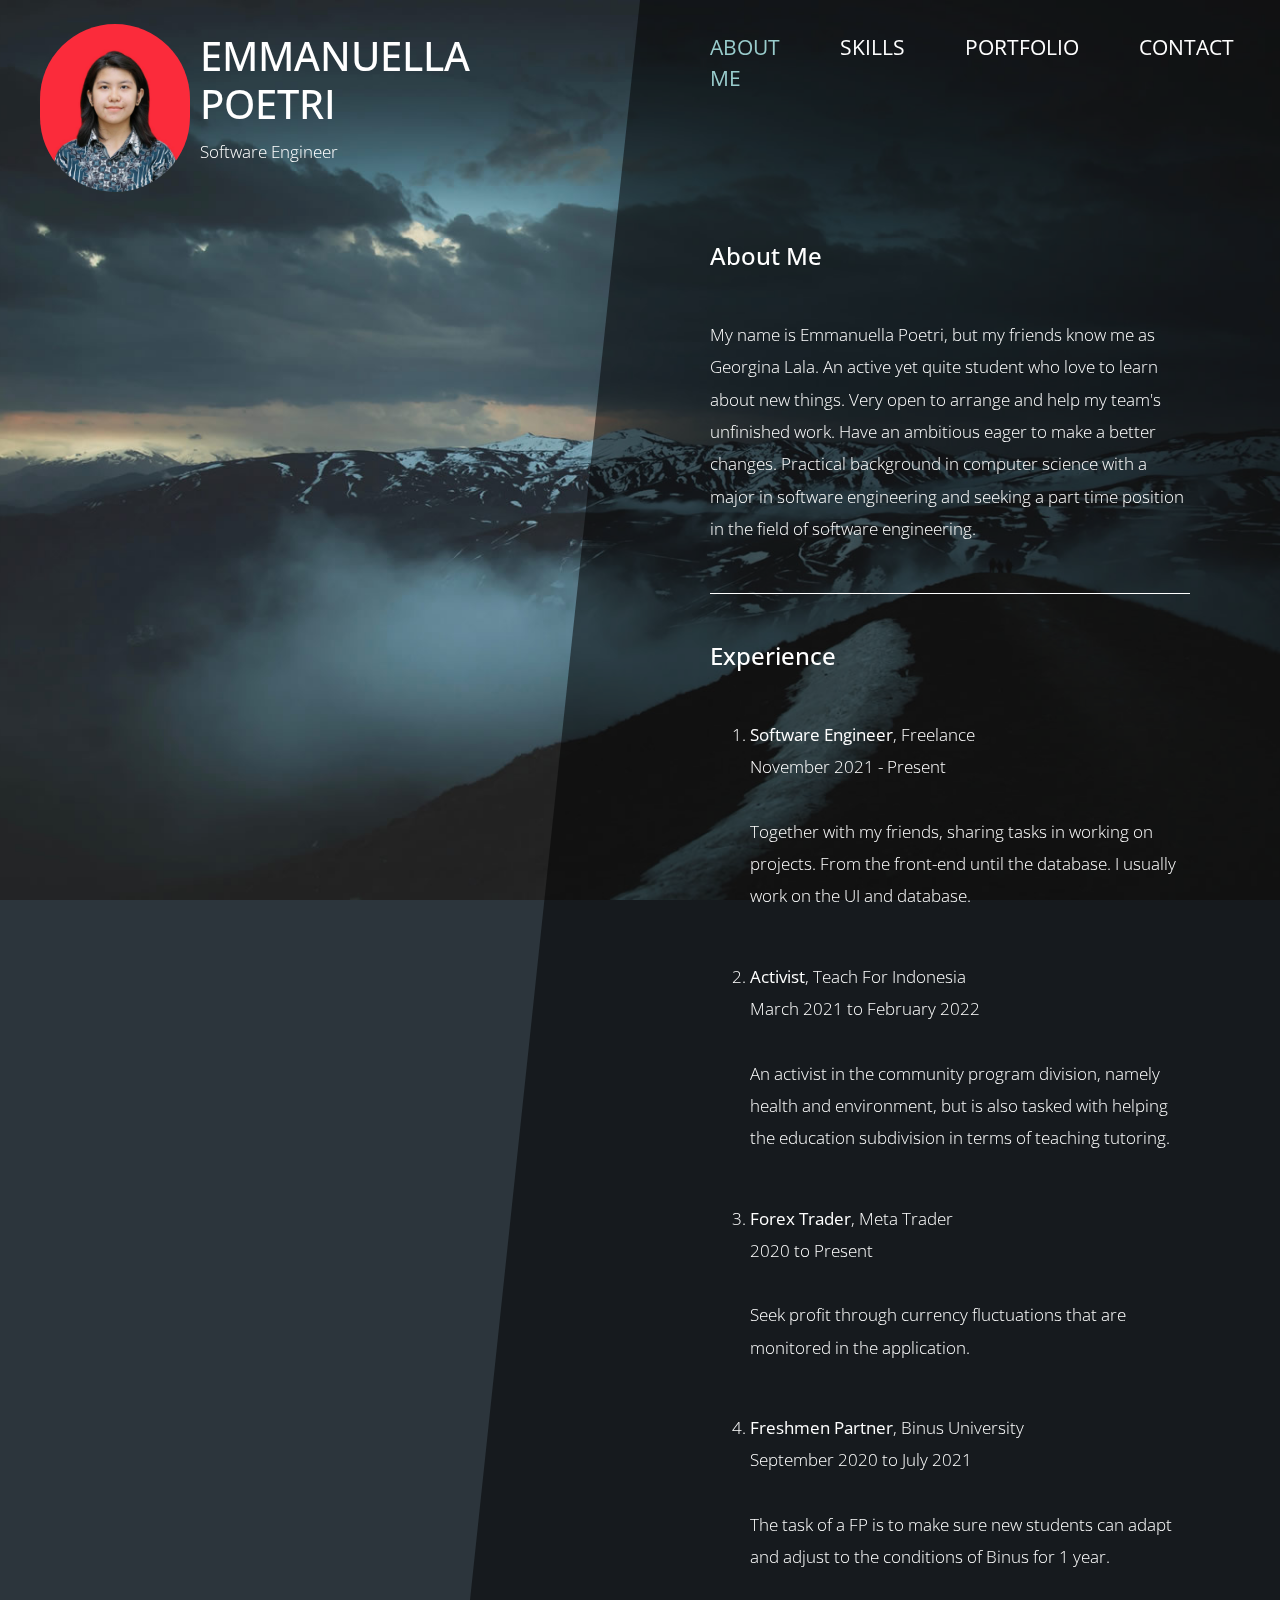
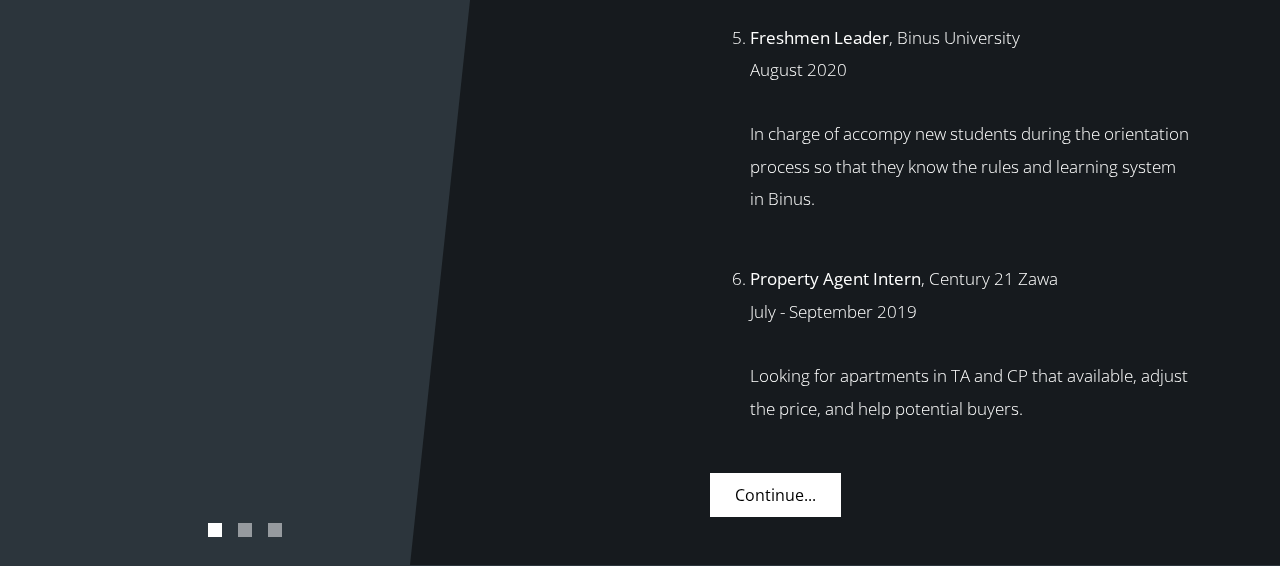
<file: index.html>
<!DOCTYPE html>
<html lang="en">

<head>
    <meta charset="UTF-8">
    <meta name="viewport" content="width=device-width, initial-scale=1.0">
    <meta http-equiv="X-UA-Compatible" content="ie=edge">
    <title>Emmanuella Poetri</title>
    <link href="https://fonts.googleapis.com/css?family=Open+Sans:300,400" rel="stylesheet" /> <!-- https://fonts.google.com/ -->
    <link href="css/bootstrap.min.css" rel="stylesheet" /> <!-- https://getbootstrap.com/ -->
    <link href="fontawesome/css/all.min.css" rel="stylesheet" /> <!-- https://fontawesome.com/ -->
    <link href="css/templatemo-diagoona.css" rel="stylesheet" />
<!--

TemplateMo 550 Diagoona

https://templatemo.com/tm-550-diagoona

-->
</head>

<body>
    <div class="tm-container">        
        <div>
            <div class="tm-row pt-4">
                <div class="tm-col-left">
                    <div class="tm-site-header media">
                        <div class="fotoprofil"><img src="./img/181906.jpg" alt=""></div>
                        <!-- <i class="fas fa-umbrella-beach fa-3x mt-1 tm-logo"></i> -->
                        <div class="media-body">
                            <h1 class="tm-sitename text-uppercase">Emmanuella Poetri</h1>
                            <p class="tm-slogon">Software Engineer</p>
                        </div>        
                    </div>
                </div>
                <div class="tm-col-right">
                    <nav class="navbar navbar-expand-lg" id="tm-main-nav">
                        <button class="navbar-toggler toggler-example mr-0 ml-auto" type="button" 
                            data-toggle="collapse" data-target="#navbar-nav" 
                            aria-controls="navbar-nav" aria-expanded="false" aria-label="Toggle navigation">
                            <span><i class="fas fa-bars"></i></span>
                        </button>
                        <div class="collapse navbar-collapse tm-nav" id="navbar-nav">
                            <ul class="navbar-nav text-uppercase">
                                <li class="nav-item active">
                                    <a class="nav-link tm-nav-link" href="#">About Me <span class="sr-only">(current)</span></a>
                                </li>
                                <li class="nav-item">
                                    <a class="nav-link tm-nav-link" href="about.html">Skills</a>
                                </li>
                                <li class="nav-item">
                                    <a class="nav-link tm-nav-link" href="services.html">portfolio</a>
                                </li>                            
                                <li class="nav-item">
                                    <a class="nav-link tm-nav-link" href="contact.html">Contact</a>
                                </li>
                            </ul>                            
                        </div>                        
                    </nav>
                </div>
            </div>
            
            <div class="tm-row">
                <div class="tm-col-left"></div>
                <main class="tm-col-right">
                    <section class="tm-content">
                        <h2 class="mb-5 tm-content-title">About Me</h2>
                        <p class="mb-5">My name is Emmanuella Poetri, but my friends know me as Georgina Lala.
                            An active yet quite student who love to learn about new things. Very
                            open to arrange and help my team's unfinished work. Have an
                            ambitious eager to make a better changes. Practical background in
                            computer science with a major in software engineering and seeking a
                            part time position in the field of software engineering.</p>
                        <hr class="mb-5">
                        <h2 class="mb-5 tm-content-title">Experience</h2>
                        <ol>
                            <li><p class="mb-5"><b>Software Engineer</b>, Freelance <br>
                                November 2021 - Present <br> <br>
                                Together with my friends, sharing tasks in working on projects. From the front-end until the database.
                                I usually work on the UI and database.</p>
                            </li>
                            <li><p class="mb-5"><b>Activist</b>, Teach For Indonesia <br>
                            March 2021 to February 2022 <br> <br>
                            An activist in the community program division,
                            namely health and environment, but is also
                            tasked with helping the education subdivision
                            in terms of teaching tutoring.</p>
                            </li>
                            <li><p class="mb-5"><b>Forex Trader</b>, Meta Trader <br>
                                2020 to Present <br> <br>
                                Seek profit through currency fluctuations that
                                are monitored in the application.</p>
                            </li>
                            <li><p class="mb-5"><b>Freshmen Partner</b>, Binus University <br>
                                September 2020 to July 2021 <br> <br>
                                The task of a FP is to make sure new students
                                can adapt and adjust to the conditions of Binus
                                for 1 year.</p>
                            </li>
                            <li><p class="mb-5"><b>Freshmen Leader</b>, Binus University <br>
                                August 2020<br> <br>
                                In charge of accompy new students during the
                                orientation process so that they know the rules
                                and learning system in Binus.</p>
                            </li>
                            <li><p class="mb-5"><b>Property Agent Intern</b>, Century 21 Zawa <br>
                                July - September 2019<br> <br>
                                Looking for apartments in TA and CP that
                                available, adjust the price, and help potential
                                buyers.</p>
                            </li>
                        </ol>                        
                        <a href="about.html" class="btn btn-primary">Continue...</a>
                    </section>
                </main>
            </div>
        </div>        

        <div class="tm-row">
            <div class="tm-col-left text-center">            
                <ul class="tm-bg-controls-wrapper">
                    <li class="tm-bg-control active" data-id="0"></li>
                    <li class="tm-bg-control" data-id="1"></li>
                    <li class="tm-bg-control" data-id="2"></li>
                </ul>            
            </div>        
            <div class="tm-col-right tm-col-footer">
                <!-- <footer class="tm-site-footer text-right">
                    <p class="mb-0">Copyright 2020 Diagoona Co. 
                    
                    | Design: <a rel="nofollow" target="_parent" href="https://templatemo.com" class="tm-text-link">TemplateMo</a></p>
                </footer> -->
            </div>  
        </div>

        <!-- Diagonal background design -->
        <div class="tm-bg">
            <div class="tm-bg-left"></div>
            <div class="tm-bg-right"></div>
        </div>
    </div>

    <script src="js/jquery-3.4.1.min.js"></script>
    <script src="js/bootstrap.min.js"></script>
    <script src="js/jquery.backstretch.min.js"></script>
    <script src="js/templatemo-script.js"></script>
</body>
</html>
</file>
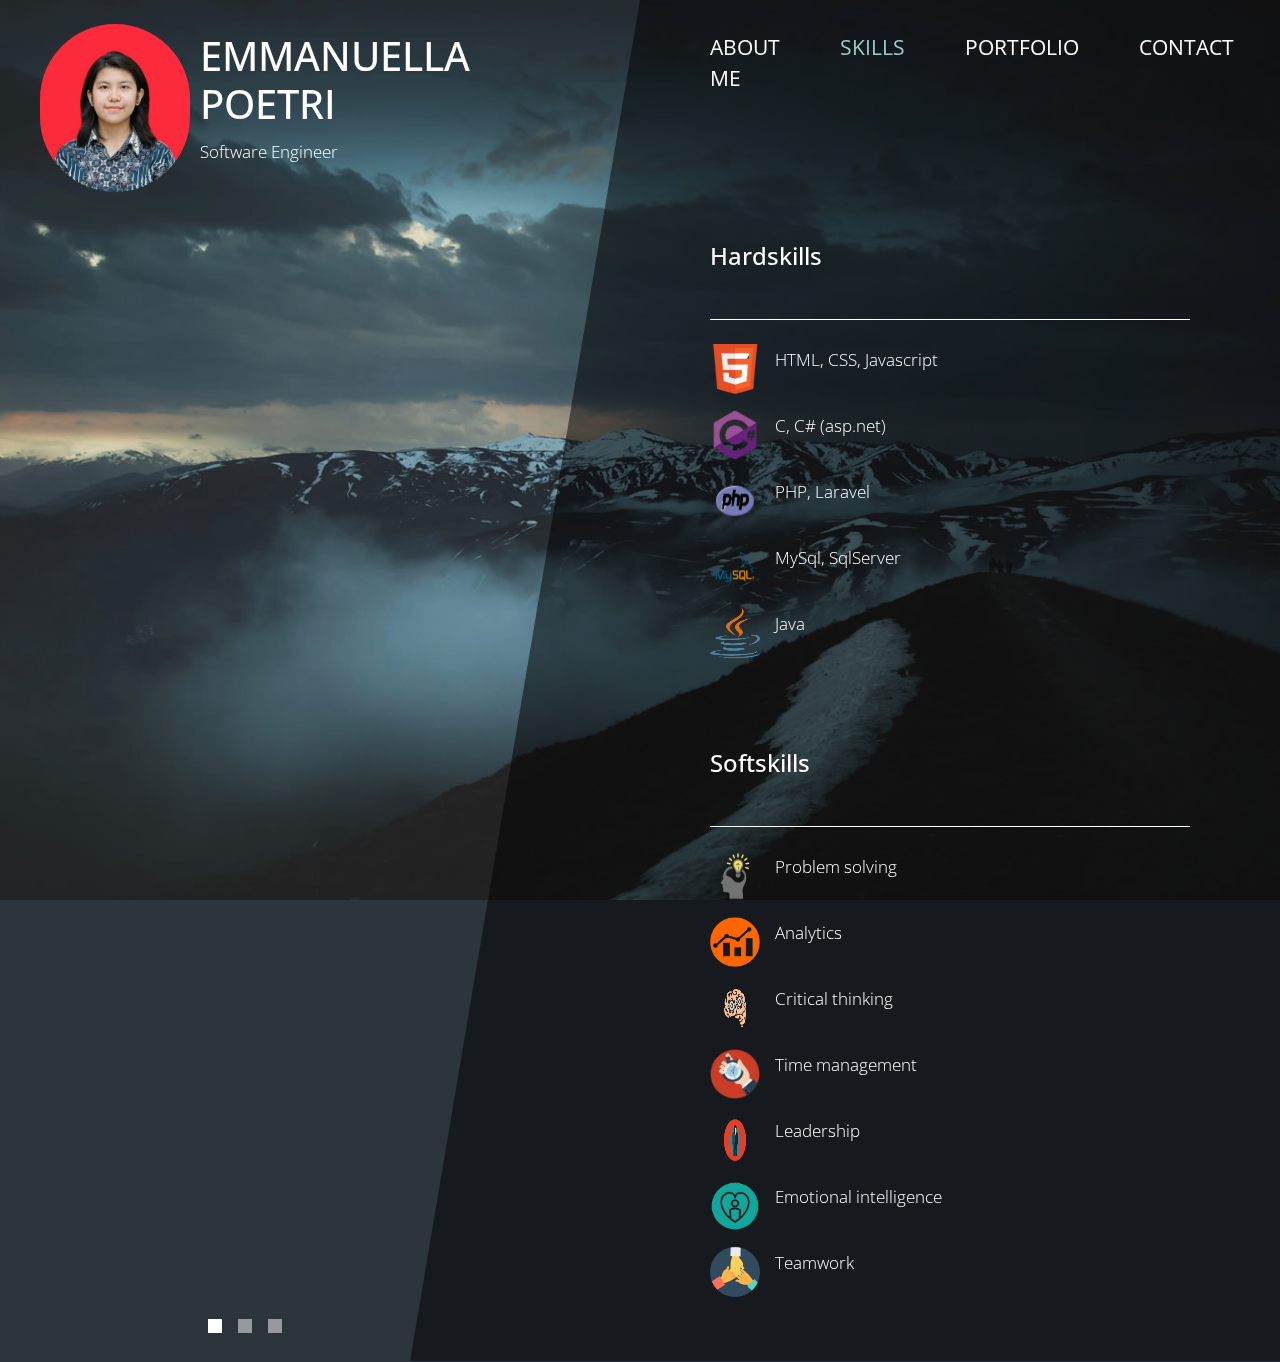
<file: about.html>
<!DOCTYPE html>
<html lang="en">

<head>
    <meta charset="UTF-8">
    <meta name="viewport" content="width=device-width, initial-scale=1.0">
    <meta http-equiv="X-UA-Compatible" content="ie=edge">
    <title>Emmanuella Poetri - Skills</title>
    <link href="https://fonts.googleapis.com/css?family=Open+Sans:300,400" rel="stylesheet" /> <!-- https://fonts.google.com/ -->
    <link href="css/bootstrap.min.css" rel="stylesheet" /> <!-- https://getbootstrap.com/ -->
    <link href="fontawesome/css/all.min.css" rel="stylesheet" /> <!-- https://fontawesome.com/ -->
    <link href="css/templatemo-diagoona.css" rel="stylesheet" />
<!--

TemplateMo 550 Diagoona

https://templatemo.com/tm-550-diagoona

-->
</head>

<body>
    <div class="tm-container">        
        <div>
            <div class="tm-row pt-4">
                <div class="tm-col-left">
                    <div class="tm-site-header media">
                        <div class="fotoprofil"><img src="./img/181906.jpg" alt=""></div>
                        <!-- <i class="fas fa-umbrella-beach fa-3x mt-1 tm-logo"></i> -->
                        <div class="media-body">
                            <h1 class="tm-sitename text-uppercase">Emmanuella Poetri</h1>
                            <p class="tm-slogon">Software Engineer</p>
                        </div>          
                    </div>
                </div>
                <div class="tm-col-right">
                    <nav class="navbar navbar-expand-lg" id="tm-main-nav">
                        <button class="navbar-toggler toggler-example mr-0 ml-auto" type="button" 
                            data-toggle="collapse" data-target="#navbar-nav" 
                            aria-controls="navbar-nav" aria-expanded="false" aria-label="Toggle navigation">
                            <span><i class="fas fa-bars"></i></span>
                        </button>
                        <div class="collapse navbar-collapse tm-nav" id="navbar-nav">
                            <ul class="navbar-nav text-uppercase">
                                <li class="nav-item">
                                    <a class="nav-link tm-nav-link" href="index.html">About Me</a>
                                </li>
                                <li class="nav-item active">
                                    <a class="nav-link tm-nav-link" href="about.html">Skills <span class="sr-only">(current)</span></a>
                                </li>
                                <li class="nav-item">
                                    <a class="nav-link tm-nav-link" href="services.html">Portfolio</a>
                                </li>                            
                                <li class="nav-item">
                                    <a class="nav-link tm-nav-link" href="contact.html">Contact</a>
                                </li>
                            </ul>                            
                        </div>                        
                    </nav>
                </div>
            </div>
            
            <div class="tm-row">
                <div class="tm-col-left"></div>
                <main class="tm-col-right">
                    <section class="tm-content tm-about">
                        <h2 class="mb-5 tm-content-title">Hardskills</h2>
                        <hr class="mb-4">
                        <div class="media my-3">
                            <div class="logo-skill"><img src="./img/logohtml-removebg-preview.png" alt=""></div>
                            <!-- <i class="fas fa-shapes fa-3x p-3 mr-4"></i> -->
                            <div class="media-body">
                                <p>HTML, CSS, Javascript</p>
                            </div> 
                        </div>
                        <div class="media my-3">
                            <div class="logo-skill"><img src="./img/logocsharp-removebg-preview.png" alt=""></div>
                            <!-- <i class="fas fa-shapes fa-3x p-3 mr-4"></i> -->
                            <div class="media-body">
                                <p>C, C# (asp.net)</p>
                            </div> 
                        </div>
                        <div class="media my-3">
                            <div class="logo-skill"><img src="./img/logophp-removebg-preview.png" alt=""></div>
                            <!-- <i class="fas fa-shapes fa-3x p-3 mr-4"></i> -->
                            <div class="media-body">
                                <p>PHP, Laravel</p>
                            </div> 
                        </div>
                        <div class="media my-3">
                            <div class="logo-skill"><img src="./img/logomysql-removebg-preview.png" alt=""></div>
                            <!-- <i class="fas fa-shapes fa-3x p-3 mr-4"></i> -->
                            <div class="media-body">
                                <p>MySql, SqlServer</p>
                            </div> 
                        </div>
                        <div class="media my-3">
                            <div class="logo-skill"><img src="./img/logojava-removebg-preview.png" alt=""></div>
                            <!-- <i class="fas fa-shapes fa-3x p-3 mr-4"></i> -->
                            <div class="media-body">
                                <p>Java</p> <br><br><br>
                            </div> 
                        </div>
                        <h2 class="mb-5 tm-content-title">Softskills</h2>
                        <hr class="mb-4">
                        <div class="media my-3">
                            <div class="logo-skill"><img src="./img/problem-removebg-preview.png" alt=""></div>
                            <!-- <i class="fas fa-shapes fa-3x p-3 mr-4"></i> -->
                            <div class="media-body">
                                <p>Problem solving</p>
                            </div> 
                        </div>
                        <div class="media my-3">
                            <div class="logo-skill"><img src="./img/analytics-removebg-preview.png" alt=""></div>
                            <!-- <i class="fas fa-shapes fa-3x p-3 mr-4"></i> -->
                            <div class="media-body">
                                <p>Analytics</p>
                            </div> 
                        </div>
                        <div class="media my-3">
                            <div class="logo-skill"><img src="./img/critical-removebg-preview.png" alt=""></div>
                            <!-- <i class="fas fa-shapes fa-3x p-3 mr-4"></i> -->
                            <div class="media-body">
                                <p>Critical thinking</p>
                            </div> 
                        </div>
                        <div class="media my-3">
                            <div class="logo-skill"><img src="./img/time-removebg-preview.png" alt=""></div>
                            <!-- <i class="fas fa-shapes fa-3x p-3 mr-4"></i> -->
                            <div class="media-body">
                                <p>Time management</p>
                            </div> 
                        </div>
                        <div class="media my-3">
                            <div class="logo-skill"><img src="./img/leader-removebg-preview.png" alt=""></div>
                            <!-- <i class="fas fa-shapes fa-3x p-3 mr-4"></i> -->
                            <div class="media-body">
                                <p>Leadership</p>
                            </div> 
                        </div>
                        <div class="media my-3">
                            <div class="logo-skill"><img src="./img/emotional-removebg-preview.png" alt=""></div>
                            <!-- <i class="fas fa-shapes fa-3x p-3 mr-4"></i> -->
                            <div class="media-body">
                                <p>Emotional intelligence</p>
                            </div> 
                        </div>
                        <div class="media my-3">
                            <div class="logo-skill"><img src="./img/teamwork-removebg-preview.png" alt=""></div>
                            <!-- <i class="fas fa-shapes fa-3x p-3 mr-4"></i> -->
                            <div class="media-body">
                                <p>Teamwork</p>
                            </div> 
                        </div>
                        <!-- <div class="media my-3">
                            <i class="fas fa-draw-polygon fa-3x p-3 mr-4"></i>
                            <div class="media-body">
                                <p>Nunc id hendrerit nunc. Etiam ultricies arcu sem, vel dapibus lacus lacinia quis. Nunc auctor placerat nisi ac ultrices.</p>
                            </div> 
                        </div>
                        <div class="media my-3">
                            <i class="fab fa-creative-commons-share fa-3x p-3 mr-4"></i>
                            <div class="media-body">
                                <p>Vestibulum imperdiet hendrerit nibh. Integer sit amet lacus et nunc auctor tincidunt eu ac sapien. Ut suscipit velit eget faucibus finibus.</p>
                            </div> 
                        </div>
                        <div class="media my-3">
                            <i class="fas fa-bookmark fa-3x p-3 mr-4"></i>
                            <div class="media-body">
                                <p>Prasent eget enim vitae sapien egestas aliquet non quis neque. Duis pharetra varius massa, ut bibendum tortor sodales ac.</p>
                            </div> 
                        </div>                         -->
                    </section>
                </main>
            </div>
        </div>        

        <div class="tm-row">
            <div class="tm-col-left text-center">            
                <ul class="tm-bg-controls-wrapper">
                    <li class="tm-bg-control active" data-id="0"></li>
                    <li class="tm-bg-control" data-id="1"></li>
                    <li class="tm-bg-control" data-id="2"></li>
                </ul>            
            </div>        
            <div class="tm-col-right tm-col-footer">
                <!-- <footer class="tm-site-footer text-right">
                    <p class="mb-0">Copyright 2020 Diagoona Co. 
                    
                    | Design: <a rel="nofollow" target="_parent" href="https://templatemo.com" class="tm-text-link">TemplateMo</a></p>
                </footer> -->
            </div>   
        </div>        

        <!-- Diagonal background design -->
        <div class="tm-bg">
            <div class="tm-bg-left"></div>
            <div class="tm-bg-right"></div>
        </div>
    </div>

    <script src="js/jquery-3.4.1.min.js"></script>
    <script src="js/bootstrap.min.js"></script>
    <script src="js/jquery.backstretch.min.js"></script>
    <script src="js/templatemo-script.js"></script>
</body>
</html>
</file>
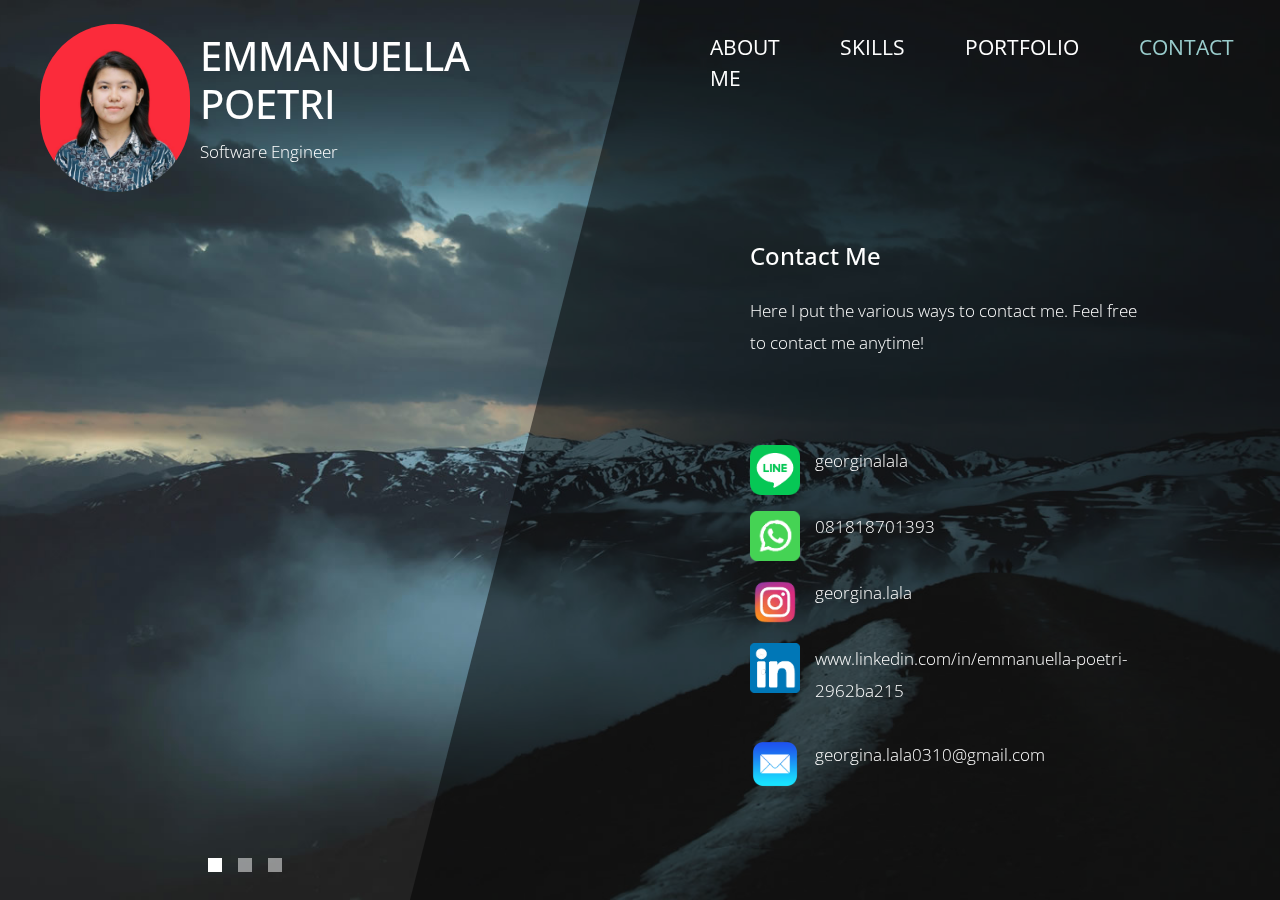
<file: contact.html>
<!DOCTYPE html>
<html lang="en">

<head>
    <meta charset="UTF-8">
    <meta name="viewport" content="width=device-width, initial-scale=1.0">
    <meta http-equiv="X-UA-Compatible" content="ie=edge">
    <title>Emmanuella Poetri - Contact</title>
    <link href="https://fonts.googleapis.com/css?family=Open+Sans:300,400" rel="stylesheet" /> <!-- https://fonts.google.com/ -->
    <link href="css/bootstrap.min.css" rel="stylesheet" /> <!-- https://getbootstrap.com/ -->
    <link href="fontawesome/css/all.min.css" rel="stylesheet" /> <!-- https://fontawesome.com/ -->
    <link href="css/templatemo-diagoona.css" rel="stylesheet" />
<!--

TemplateMo 550 Diagoona

https://templatemo.com/tm-550-diagoona

-->
</head>
<body>
    <div class="tm-container">
        <div>
            <div class="tm-row pt-4">
                <div class="tm-col-left">
                    <div class="tm-site-header media">
                        <div class="fotoprofil"><img src="./img/181906.jpg" alt=""></div>
                        <!-- <i class="fas fa-umbrella-beach fa-3x mt-1 tm-logo"></i> -->
                        <div class="media-body">
                            <h1 class="tm-sitename text-uppercase">Emmanuella Poetri</h1>
                            <p class="tm-slogon">Software Engineer</p>
                        </div>        
                    </div>
                </div>
                <div class="tm-col-right">
                    <nav class="navbar navbar-expand-lg" id="tm-main-nav">
                        <button class="navbar-toggler toggler-example mr-0 ml-auto" type="button" 
                            data-toggle="collapse" data-target="#navbar-nav" 
                            aria-controls="navbar-nav" aria-expanded="false" aria-label="Toggle navigation">
                            <span><i class="fas fa-bars"></i></span>
                        </button>
                        <div class="collapse navbar-collapse tm-nav" id="navbar-nav">
                            <ul class="navbar-nav text-uppercase">
                                <li class="nav-item">
                                    <a class="nav-link tm-nav-link" href="index.html">about me</a>
                                </li>
                                <li class="nav-item">
                                    <a class="nav-link tm-nav-link" href="about.html">skills</a>
                                </li>
                                <li class="nav-item">
                                    <a class="nav-link tm-nav-link" href="services.html">portfolio</a>
                                </li>                            
                                <li class="nav-item active">
                                    <a class="nav-link tm-nav-link" href="contact.html">Contact <span class="sr-only">(current)</span></a>
                                </li>
                            </ul>                            
                        </div>                        
                    </nav>
                </div>
            </div>
            
            <div class="tm-row">
                <div class="tm-col-left"></div>
                <main class="tm-col-right tm-contact-main"> <!-- Content -->
                    <section class="tm-content tm-contact">
                        <h2 class="mb-4 tm-content-title">Contact Me</h2>
                        <p class="mb-85">Here I put the various ways to contact me. Feel free to contact me anytime!</p>
                        <!-- <form id="contact-form" action="" method="POST"> -->
                            <div class="content-contact">
                                <div class="media my-3">
                                    <div class="logo-skill"><img src="./img/iconLineFinal.png" alt=""></div>
                                    <!-- <i class="fas fa-shapes fa-3x p-3 mr-4"></i> -->
                                    <div class="media-body">
                                        <p>georginalala</p>
                                    </div> 
                                </div>
                                <div class="media my-3">
                                    <a href="https://wa.me/081818701393"><div class="logo-skill"><img src="./img/iconWaFinal.png" alt=""></div></a>
                                    <!-- <i class="fas fa-shapes fa-3x p-3 mr-4"></i> -->
                                    <div class="media-body">
                                        <p>081818701393</p>
                                    </div> 
                                </div>
                                <div class="media my-3">
                                    <a href="https://www.instagram.com/georgina.lala/"><div class="logo-skill"><img src="./img/iconIgFinal.png" alt=""></div></a>
                                    <!-- <i class="fas fa-shapes fa-3x p-3 mr-4"></i> -->
                                    <div class="media-body">
                                        <p>georgina.lala</p>
                                    </div> 
                                </div>
                                <div class="media my-3">
                                    <a href="www.linkedin.com/in/emmanuella-poetri-2962ba215"><div class="logo-skill"><img src="./img/iconLinkedinFinal.png" alt=""></div></a>
                                    <!-- <i class="fas fa-shapes fa-3x p-3 mr-4"></i> -->
                                    <div class="media-body">
                                        <p>www.linkedin.com/in/emmanuella-poetri-2962ba215</p>
                                    </div> 
                                </div>
                                <div class="media my-3">
                                    <a href="mailto:georgina.lala0310@gmail.com"><div class="logo-skill"><img src="./img/iconEmailFinal.png" alt=""></div></a>
                                    <!-- <i class="fas fa-shapes fa-3x p-3 mr-4"></i> -->
                                    <div class="media-body">
                                        <p>georgina.lala0310@gmail.com</p>
                                    </div> 
                                </div>
                                <!-- <div class="form-group mb-4">
                                    <div class="iconContact"><img src="./img/iconLineFinal.png" alt="" style="width: 50px; height: 50px;"></div>
                                    <p class="mb-5">georginalala</p>
                                <!-- <input type="text" name="name" class="form-control" placeholder="Name" required="" /> -->
                                <!-- </div> -->
                                <!-- <div class="form-group mb-4">
                                    <div class="iconContact"><img src="./img/iconWaFinal.png" alt="" style="width: 50px; height: 50px;"></div>
                                    <p class="mb-5">081818701393</p>
                                </div> --> 
                            </div>
                            <!-- <div class="form-group mb-5">
                                <textarea rows="6" name="message" class="form-control" placeholder="Message..." required=""></textarea>
                            </div>
                            <div class="text-right">
                                <button type="submit" class="btn btn-big btn-primary">Send It</button>
                            </div> -->
                        <!-- </form> -->
                    </section>
                </main>
            </div>
        </div>        

        <div class="tm-row">
            <div class="tm-col-left text-center">            
                <ul class="tm-bg-controls-wrapper">
                    <li class="tm-bg-control active" data-id="0"></li>
                    <li class="tm-bg-control" data-id="1"></li>
                    <li class="tm-bg-control" data-id="2"></li>
                </ul>            
            </div>        
            <div class="tm-col-right tm-col-footer">
                <!-- <footer class="tm-site-footer text-right">
                    <p class="mb-0">Copyright 2020 Diagoona Co. 
                    
                    | Design: <a rel="nofollow" target="_parent" href="https://templatemo.com" class="tm-text-link">TemplateMo</a></p>
                </footer> -->
            </div>  
        </div>

        <div class="tm-bg"> <!-- Diagonal background design -->
            <div class="tm-bg-left"></div>
            <div class="tm-bg-right"></div>
        </div>
    </div>

    <script src="js/jquery-3.4.1.min.js"></script>
    <script src="js/bootstrap.min.js"></script>
    <script src="js/jquery.backstretch.min.js"></script>
    <script src="js/templatemo-script.js"></script>
</body>
</html>
</file>
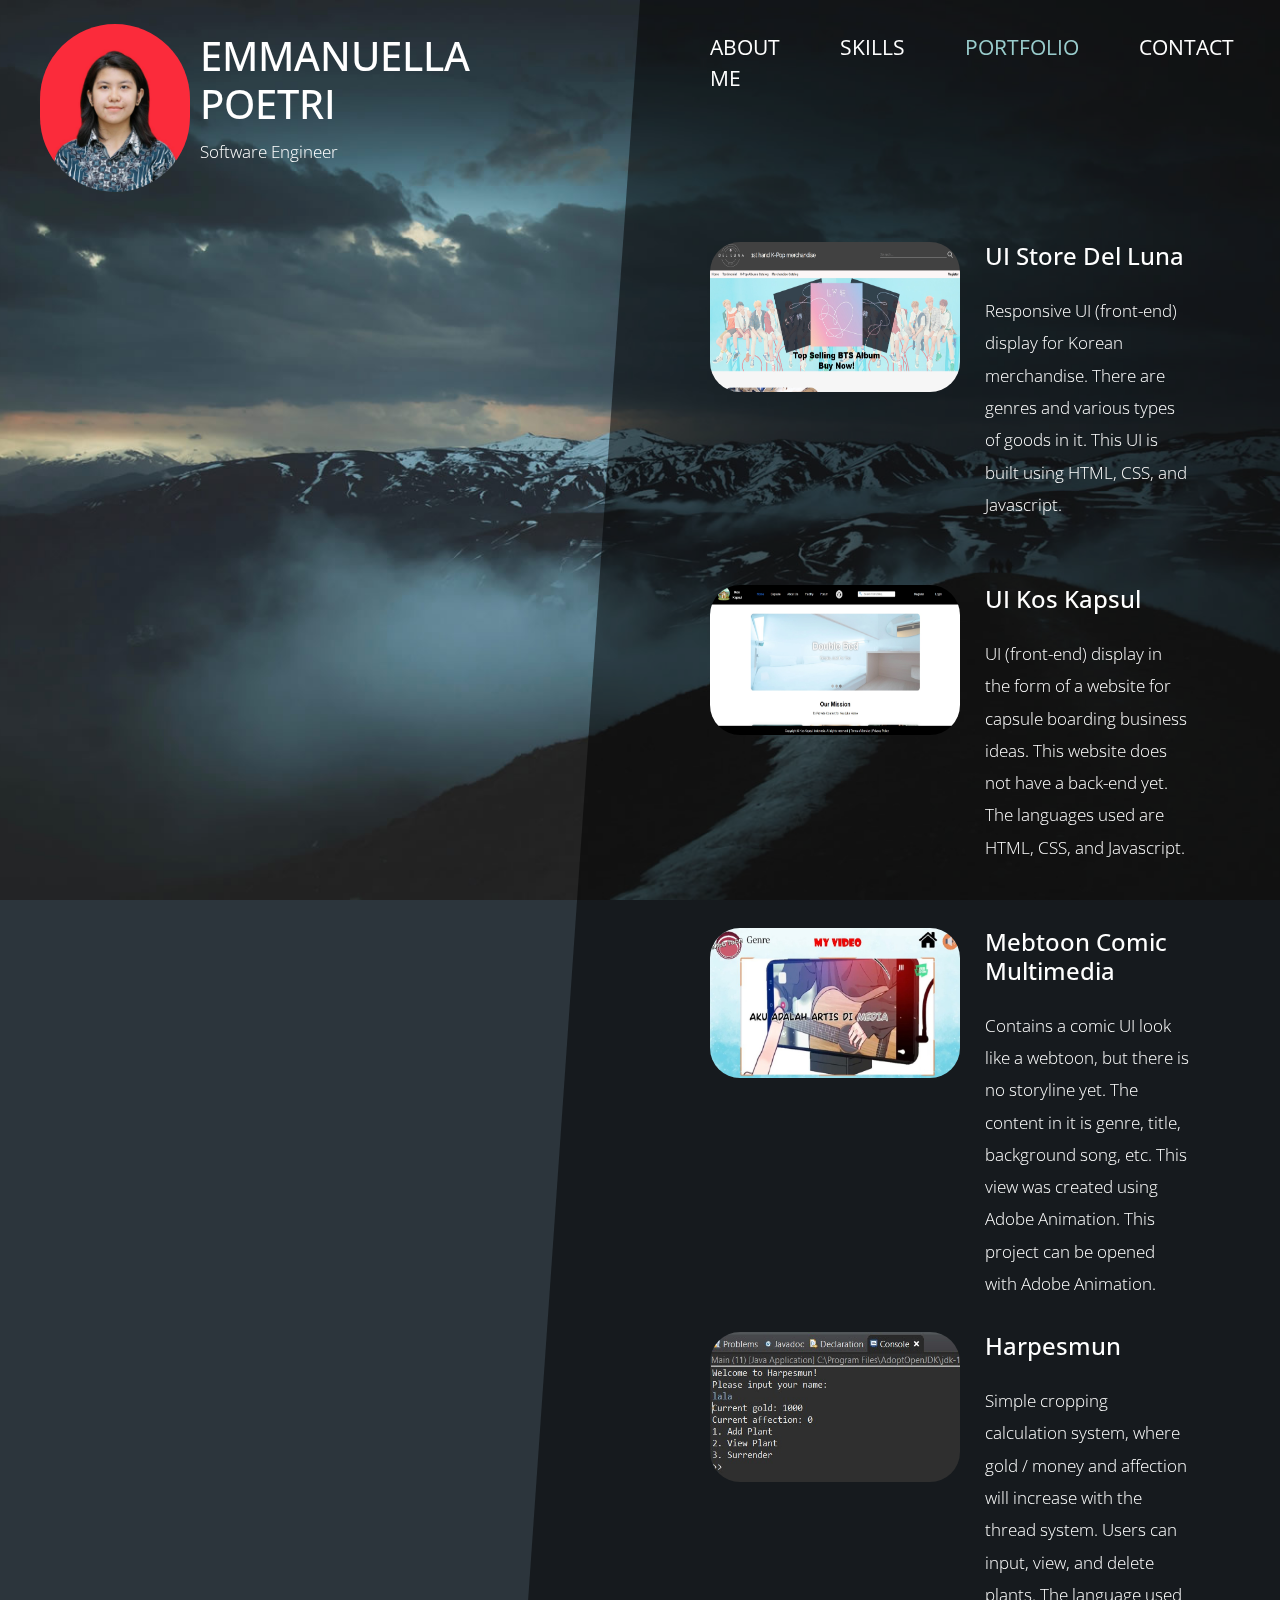
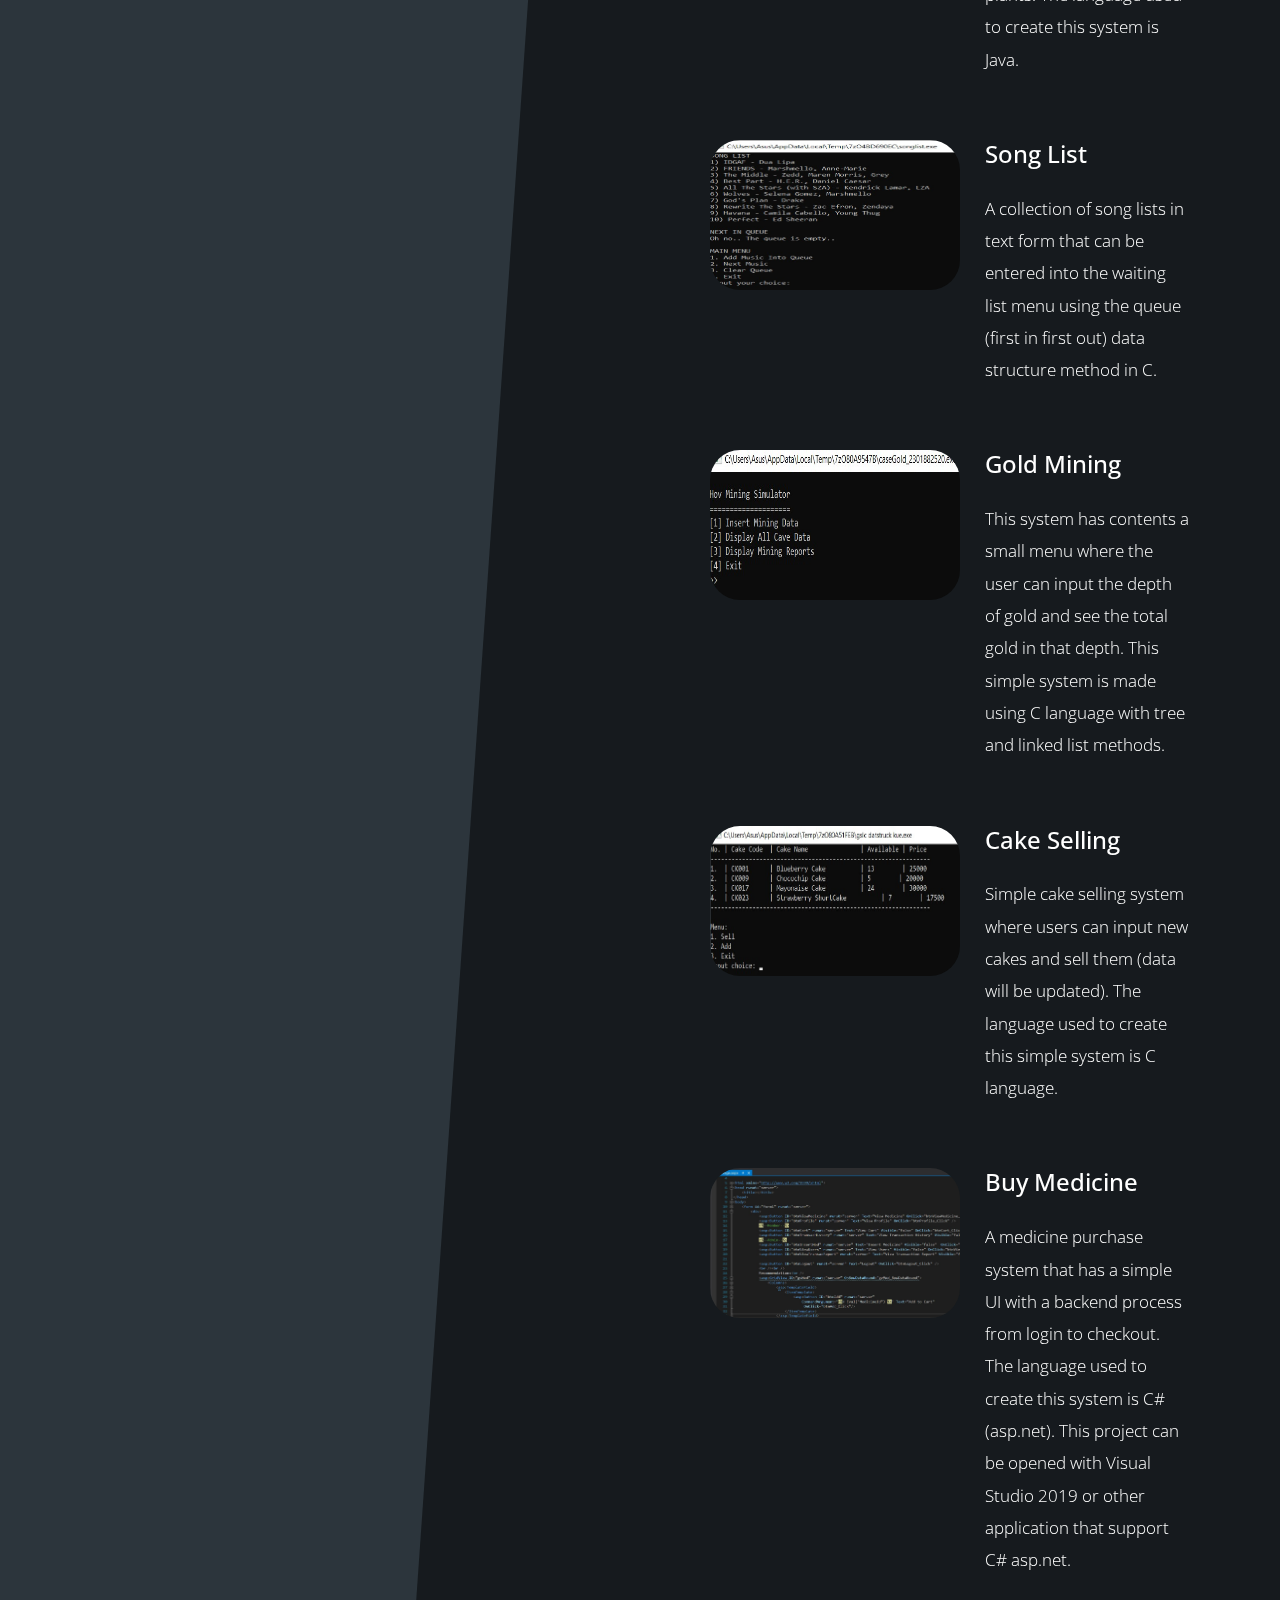
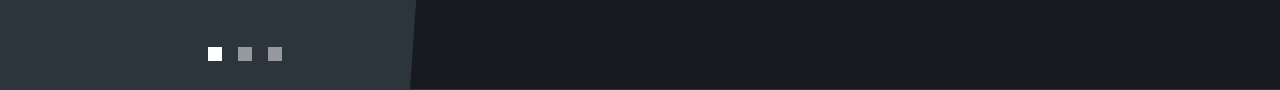
<file: services.html>
<!DOCTYPE html>
<html lang="en">

<head>
    <meta charset="UTF-8">
    <meta name="viewport" content="width=device-width, initial-scale=1.0">
    <meta http-equiv="X-UA-Compatible" content="ie=edge">
    <title>Emmanuella Poetri - Portfolio</title>
    <link href="https://fonts.googleapis.com/css?family=Open+Sans:300,400" rel="stylesheet" /> <!-- https://fonts.google.com/ -->
    <link href="css/bootstrap.min.css" rel="stylesheet" /> <!-- https://getbootstrap.com/ -->
    <link href="fontawesome/css/all.min.css" rel="stylesheet" /> <!-- https://fontawesome.com/ -->
    <link href="css/templatemo-diagoona.css" rel="stylesheet" />
<!--

TemplateMo 550 Diagoona

https://templatemo.com/tm-550-diagoona

-->
</head>

<body>
    <div class="tm-container">        
        <div>
            <div class="tm-row pt-4">
                <div class="tm-col-left">
                    <div class="tm-site-header media">
                        <div class="fotoprofil"><img src="./img/181906.jpg" alt=""></div>
                        <!-- <i class="fas fa-umbrella-beach fa-3x mt-1 tm-logo"></i> -->
                        <div class="media-body">
                            <h1 class="tm-sitename text-uppercase">Emmanuella Poetri</h1>
                            <p class="tm-slogon">Software Engineer</p>
                        </div>         
                    </div>
                </div>
                <div class="tm-col-right">
                    <nav class="navbar navbar-expand-lg" id="tm-main-nav">
                        <button class="navbar-toggler toggler-example mr-0 ml-auto" type="button" 
                            data-toggle="collapse" data-target="#navbar-nav" 
                            aria-controls="navbar-nav" aria-expanded="false" aria-label="Toggle navigation">
                            <span><i class="fas fa-bars"></i></span>
                        </button>
                        <div class="collapse navbar-collapse tm-nav" id="navbar-nav">
                            <ul class="navbar-nav text-uppercase">
                                <li class="nav-item">
                                    <a class="nav-link tm-nav-link" href="index.html">about me</a>
                                </li>
                                <li class="nav-item">
                                    <a class="nav-link tm-nav-link" href="about.html">skills</a>
                                </li>
                                <li class="nav-item active">
                                    <a class="nav-link tm-nav-link" href="services.html">portfolio <span class="sr-only">(current)</span></a>
                                </li>                            
                                <li class="nav-item">
                                    <a class="nav-link tm-nav-link" href="contact.html">Contact</a>
                                </li>
                            </ul>                            
                        </div>                        
                    </nav>
                </div>
            </div>
            
            <div class="tm-row">
                <div class="tm-col-left"></div>
                <main class="tm-col-right">
                    <section class="tm-content">
                        <div class="media my-3 mb-5 tm-service-media tm-service-media-img-l">
                            <a href="https://drive.google.com/file/d/1Yt_88qz7iSFgNEwLiKNdT6sxbk2j6d8u/view?usp=sharing
                            " target="_blank">
                            <img src="img/bgKorea.jpg" alt="Image" class="tm-service-img">
                            </a>
                            <div class="media-body tm-service-text">
                                <a href="https://drive.google.com/file/d/1Yt_88qz7iSFgNEwLiKNdT6sxbk2j6d8u/view?usp=sharing
                            " target="_blank" style="color: white;">
                                <h2 class="mb-4 tm-content-title">UI Store Del Luna</h2> </a>
                                <p>Responsive UI (front-end) display for Korean merchandise. There are genres and various types of goods in it. This UI is built using HTML, CSS, and Javascript.</p>
                            </div> 
                        </div>
                        <div class="media my-3 mb-5 tm-service-media tm-service-media-img-l">
                            <a href="https://drive.google.com/file/d/1HmHWcl1rpzn27yz9FaoBivma4-heBLyR/view?usp=sharing
                            " target="_blank">
                            <img src="img/bgKosKapsul.jpg" alt="Image" class="tm-service-img">
                            </a>
                            <div class="media-body tm-service-text">
                                <a href="https://drive.google.com/file/d/1HmHWcl1rpzn27yz9FaoBivma4-heBLyR/view?usp=sharing
                            " target="_blank" style="color: white;"><h2 class="mb-4 tm-content-title">UI Kos Kapsul</h2> </a>
                                <p>UI (front-end) display in the form of a website for capsule boarding business ideas. This website does not have a back-end yet. The languages ​​used are HTML, CSS, and Javascript.</p>
                            </div> 
                        </div>
                        <!-- <div class="media my-3 mb-5 tm-service-media">                            
                            <div class="media-body tm-service-text">
                                <h2 class="mb-4 tm-content-title">Customer Satisfaction</h2>
                                <p>Feel free to contact TemplateMo for any kind of question. If you wish to support us, you can make a PayPal donation. Thank you.</p>
                            </div> 
                            <img src="img/services-2.jpg" alt="Image" class="tm-service-img-r">
                        </div> -->
                        <div class="media my-3 tm-service-media tm-service-media-img-l">
                            <a href="https://drive.google.com/file/d/1LqY9GouVC5RzjyjSU_7DeRT-QiorhXCm/view?usp=sharing
                            " target="_blank">
                            <img src="img/bgComic.jpg" alt="Image" class="tm-service-img"> </a>
                            <div class="media-body tm-service-text">
                                <a href="https://drive.google.com/file/d/1LqY9GouVC5RzjyjSU_7DeRT-QiorhXCm/view?usp=sharing
                            " target="_blank" style="color: white;">
                                <h2 class="mb-4 tm-content-title">Mebtoon Comic Multimedia</h2> </a>
                                <p>Contains a comic UI look like a webtoon, but there is no storyline yet. The content in it is genre, title, background song, etc. This view was created using Adobe Animation. This project can be opened with Adobe Animation.</p>
                                <!-- <p>You are NOT allowed to redistribute this template ZIP file for a download purpose on any template collection website.</p> -->
                            </div> 
                        </div>
                        <div class="media my-3 mb-5 tm-service-media tm-service-media-img-l">
                            <a href="https://drive.google.com/file/d/1mO0d4ui1D8cmA7VUGxZWavsfaOK-AZPz/view?usp=sharing
                            " target="_blank">
                            <img src="img/bgHarpes.jpg" alt="Image" class="tm-service-img"> </a>
                            <div class="media-body tm-service-text">
                                <a href="https://drive.google.com/file/d/1mO0d4ui1D8cmA7VUGxZWavsfaOK-AZPz/view?usp=sharing
                            " target="_blank" style="color: white;">
                                <h2 class="mb-4 tm-content-title">Harpesmun</h2></a>
                                <p>Simple cropping calculation system, where gold / money and affection will increase with the thread system. Users can input, view, and delete plants. The language used to create this system is Java.</p>
                            </div> 
                        </div>
                        <div class="media my-3 mb-5 tm-service-media tm-service-media-img-l">
                            <a href="https://drive.google.com/file/d/1xae5_ds9PT7dC7QwFXcdm4FT-i6hRYn3/view?usp=sharing
                            " target="_blank">
                            <img src="img/bgSong.jpg" alt="Image" class="tm-service-img"></a>
                            <div class="media-body tm-service-text">
                                <a href="https://drive.google.com/file/d/1xae5_ds9PT7dC7QwFXcdm4FT-i6hRYn3/view?usp=sharing
                            " target="_blank" style="color: white;">
                                <h2 class="mb-4 tm-content-title">Song List</h2></a>
                                <p>A collection of song lists in text form that can be entered into the waiting list menu using the queue (first in first out) data structure method in C.</p>
                            </div> 
                        </div>
                        <div class="media my-3 mb-5 tm-service-media tm-service-media-img-l">
                            <a href="https://drive.google.com/file/d/1so7uyYUjCrV8BSgXeFM7AV20k3Wg8YK2/view?usp=sharing
                            " target="_blank">
                            <img src="img/bgGold.jpg" alt="Image" class="tm-service-img"></a>
                            <div class="media-body tm-service-text">
                                <a href="https://drive.google.com/file/d/1so7uyYUjCrV8BSgXeFM7AV20k3Wg8YK2/view?usp=sharing
                            " target="_blank" style="color: white;">
                                <h2 class="mb-4 tm-content-title">Gold Mining</h2></a>
                                <p>This system has contents a small menu where the user can input the depth of gold and see the total gold in that depth. This simple system is made using C language with tree and linked list methods.</p>
                            </div> 
                        </div>
                        <div class="media my-3 mb-5 tm-service-media tm-service-media-img-l">
                            <a href="https://drive.google.com/file/d/1IbJYx4ky_0Hn5l5pVpZqSsdN8WnkBcrs/view?usp=sharing
                            " target="_blank">
                            <img src="img/bgCake.jpg" alt="Image" class="tm-service-img"></a>
                            <div class="media-body tm-service-text">
                                <a href="https://drive.google.com/file/d/1IbJYx4ky_0Hn5l5pVpZqSsdN8WnkBcrs/view?usp=sharing
                            " target="_blank" style="color: white;">
                                <h2 class="mb-4 tm-content-title">Cake Selling</h2></a>
                                <p>Simple cake selling system where users can input new cakes and sell them (data will be updated). The language used to create this simple system is C language.</p>
                            </div> 
                        </div> 
                        <div class="media my-3 mb-5 tm-service-media tm-service-media-img-l">
                            <a href="https://drive.google.com/file/d/1x5u4sS-ZZGuICxFfT6VvXRr7FRnl4PdM/view?usp=sharing
                            " target="_blank">
                            <img src="img/bgMedicine.jpg" alt="Image" class="tm-service-img"></a>
                            <div class="media-body tm-service-text">
                                <a href="https://drive.google.com/file/d/1x5u4sS-ZZGuICxFfT6VvXRr7FRnl4PdM/view?usp=sharing
                            " target="_blank" style="color: white;">
                                <h2 class="mb-4 tm-content-title">Buy Medicine</h2></a>
                                <p>A medicine purchase system that has a simple UI with a backend process from login to checkout. The language used to create this system is C# (asp.net).
                                    This project can be opened with Visual Studio 2019 or other application that support C# asp.net.
                                </p>
                            </div> 
                        </div>                       
                    </section>
                </main>
            </div>
        </div>        

        <div class="tm-row">
            <div class="tm-col-left text-center">            
                <ul class="tm-bg-controls-wrapper">
                    <li class="tm-bg-control active" data-id="0"></li>
                    <li class="tm-bg-control" data-id="1"></li>
                    <li class="tm-bg-control" data-id="2"></li>
                </ul>            
            </div>        
            <div class="tm-col-right tm-col-footer">
                <!-- <footer class="tm-site-footer text-right">
                    <p class="mb-0">Copyright 2020 Diagoona Co. 
                    
                    | Design: <a rel="nofollow" target="_parent" href="https://templatemo.com" class="tm-text-link">TemplateMo</a></p>
                </footer> -->
            </div>  
        </div>        

        <!-- Diagonal background design -->
        <div class="tm-bg">
            <div class="tm-bg-left"></div>
            <div class="tm-bg-right"></div>
        </div>
    </div>

    <script src="js/jquery-3.4.1.min.js"></script>
    <script src="js/bootstrap.min.js"></script>
    <script src="js/jquery.backstretch.min.js"></script>
    <script src="js/templatemo-script.js"></script>
</body>

</html>
</file>
<file: css/templatemo-diagoona.css>
/*

TemplateMo 550 Diagoona

https://templatemo.com/tm-550-diagoona

*/

body {
    font-family: 'Open Sans', Arial, sans-serif;
    font-size: 17px;
    font-weight: 300;
    overflow-x: hidden;
    color: white;
    background-color: #2C353C;
}

a { 
    transition: all 0.3s ease; 
    text-decoration: none;
}


.logo-skill img{
    width: 50px;
    height: 50px;
    margin-right: 15px;
}
.tm-site-header{
    display: flex;
    flex-direction: row;
    align-items: center;
}

.fotoprofil img{
    width: 150px;
    border-radius: 450px;
    margin-right: 10px;
}

ul { padding: 0; }
a:hover { text-decoration: none; }
button:focus { outline: none; }
p { line-height: 1.9; }
.tm-logo { margin-right: 20px; }
.tm-slogan { font-size: 0.8rem; }

/* Navigation */
.navbar-toggler {
    padding: 8px 15px;
    border: 0;
    border-radius: 0;
    transform: skewX(-15deg);
    background-color: rgba(0,0,0,0.5);
    color: white;    
}

.navbar-toggler i { transform: skewX(15deg); }

.navbar-expand-lg {
    padding-left: 0;
    padding-right: 0;
}

.navbar-expand-lg .navbar-nav .nav-link { padding: 0; }

.navbar-expand-lg .navbar-nav .tm-nav-link {
    font-size: 1.3rem;
    font-weight: 400;
    color: white;    
    padding-bottom: 30px;    
}

.nav-item { margin-right: 60px; }

.nav-item:last-child { margin-right: 0; }

.nav-item.active .tm-nav-link,
.nav-item:hover .tm-nav-link {
    color: #9CC;
}

/* Page Background */
.tm-bg {
    position: absolute;
    left: 0;
    right: 0;
    width: 100%;
    height: 100%;
    display: flex;
    z-index: -1000;
}

.tm-bg-left,
.tm-bg-right {
    position: relative;
    width: 50%;
    height: 100%;
}

.tm-bg-right { background-color: rgba(0,0,0,0.5); }

.tm-bg-left {
    border-right: 230px solid rgba(0,0,0,0.5);
    border-top: 100vh solid transparent;
}

.tm-bg-controls-wrapper {
    display: inline-block;
    margin-left: -150px;
}

.tm-bg-control {
    display: inline-block;
    width: 14px;
    height: 14px;
    background-color: rgba(255,255,255,0.5);
    margin: 6px;
    cursor: pointer;
}

.tm-bg-control.active,
.tm-bg-control:hover {
    background-color: white;
}

.tm-container {
    width: 100%;
    height: 100%;
    min-height: 100vh;
    position: relative;
    display: flex;
    flex-direction: column;
    justify-content: space-between;  
}

.tm-row { display: flex; }

.tm-col-left {
    width: 50%;
    height: 100%;
    padding-left: 40px;  
    padding-right: 40px;
}

.tm-col-right {
    width: 50%;
    height: 100%;
    padding-left: 70px;
    padding-right: 70px;
}

.tm-content {
    max-width: 660px;
    margin-top: 50px;
    padding-right: 20px;
}

.tm-about { max-width: 525px; }

::-webkit-scrollbar {
    -webkit-appearance: none;
    width: 10px;
}
  
::-webkit-scrollbar-thumb {
    border-radius: 5px;
    background-color: rgba(255,255,255,.8);
    box-shadow: 0 0 1px rgba(255,255,255,.8);
}

.tm-content-title { font-size: 1.5rem; }
hr { border-top: 1px solid white; }

.btn {
    padding: 10px 25px;
    border-radius: 0;
}

.btn-big {
    padding: 9px 40px;
    font-size: 1.2rem;;
}

.btn-primary {
    background-color: white;
    color: black;
    border: 0;
}

.btn-primary:hover {
    background-color: #9CC;
    color: black;
}

.tm-site-footer {
    padding: 40px 0 20px;
    max-width: 660px;
    font-size: 0.95rem;
}

.tm-col-footer { padding-left: 0; }
.tm-text-link { color: white; }

.tm-text-link:hover,
.tm-text-link:focus {
    color: #9CC;
}

/* Service */ 
.tm-service-text { max-width: 365px; }
.tm-service-img {
    margin-right: 25px;
    width: 250px;
    height: 150px;
    border-radius: 30px;
}
.tm-service-img-r { margin-left: 25px; }


/* Contact */
.form-control,
textarea {    
    color: white;
    background-color: transparent;
    background-clip: padding-box;
    border: none;
    border-bottom: 1px solid #999A9B;
    border-radius: 0;
    transition: border-color 0.15s ease-in-out, box-shadow 0.15s ease-in-out;
    padding: 10px 0;
    font-family: 'Open Sans', Arial, sans-serif;
    font-size: 1rem;
    font-weight: 400;
    line-height: 1.5;
}

.form-control:focus {
    color: white;
    background-color: transparent;    
    box-shadow: none;
    border-color: #9CC;
    outline: none;
}

.mb-85 { margin-bottom: 85px; }
.tm-contact-main { max-width: 690px; }

.tm-contact {
    max-width: 420px;
    margin-left: auto;
    margin-right: auto;
}

.form-control::-webkit-input-placeholder { color: white; } /* Edge */  
.form-control:-ms-input-placeholder { color: white; } /* Internet Explorer 10-11 */  
.form-control::placeholder { color: white; }

@media (max-width: 1200px) {
    .nav-item { margin-right: 30px; }

    .tm-page-right {
        padding-left: 30px;
        padding-right: 30px;
    }
}

@media (max-width: 992px) {    
    .tm-nav {
        position: absolute;
        background: rgba(0, 0, 0, 0.8);
        color: white;
        top: 44px;
        right: 4px;
    }

    .navbar-expand-lg .navbar-nav .tm-nav-link {
        color: white;
        font-size: 1.1rem;
        padding: 13px 20px;
    }

    .nav-item { margin-right: 0; }

    .nav-item.active .tm-nav-link,
    .nav-item:hover .tm-nav-link {
        color: #9CC;
    }

    .tm-content { margin-top: 20px; }
    .tm-content a{
        text-decoration: none;
        color: white;
    }
    .form-group{
        display: flex;
        flex-direction: column;
    }
    .tm-site-footer { padding-top: 40px; }
    .tm-col-left { width: 40%; }

    .tm-col-right {
        width: 60%;
        padding-left: 100px;
        padding-right: 30px;
    }
    
    .tm-col-footer { padding-left: 0; }
}

@media (max-width: 768px) {
    .tm-row { flex-direction: column; }

    .tm-col-left,
    .tm-col-right,
    .tm-bg-left,
    .tm-bg-right {
        width: 100%;
    }

    #tm-main-nav {
        position: fixed;
        top: 50px;
        right: 40px;
        padding-bottom: 0;
    }  
    
    .tm-bg { flex-direction: column; }

    .tm-bg-left {
        height: 200px;        
        border-bottom: 50px solid rgba(0,0,0,0.5);
        border-right: 0;
        border-top: 0;
    }

    .tm-bg-right { height: calc(100% - 200px); }

    .tm-bg-controls-wrapper {
        margin-left: 0;
        margin-top: 50px;
    }

    .tm-content {
        max-height: none;
        margin-top: 40px;
    }

    .tm-col-right {
        padding-top: 40px;
        padding-left: 30px;
    }

    .tm-col-footer {
        padding-left: 10px;
        padding-right: 10px;
    }
}

@media (max-width: 460px) {
    .tm-logo { margin-right: 15px; }
    .tm-sitename { font-size: 1.8rem; }
    .tm-slogon { font-size: 0.8rem; }
}

@media (max-width: 450px), (min-width: 768px) and (max-width: 830px), (min-width: 992px) and (max-width: 1040px) {
    .tm-service-media { flex-direction: column; }
    .tm-service-media-img-l { flex-direction: column-reverse; }
    .tm-service-text { margin-top: 20px; }
    .tm-service-img { margin-right: 0; }
    .tm-service-img-r { margin-left: 0; }
}
</file>
